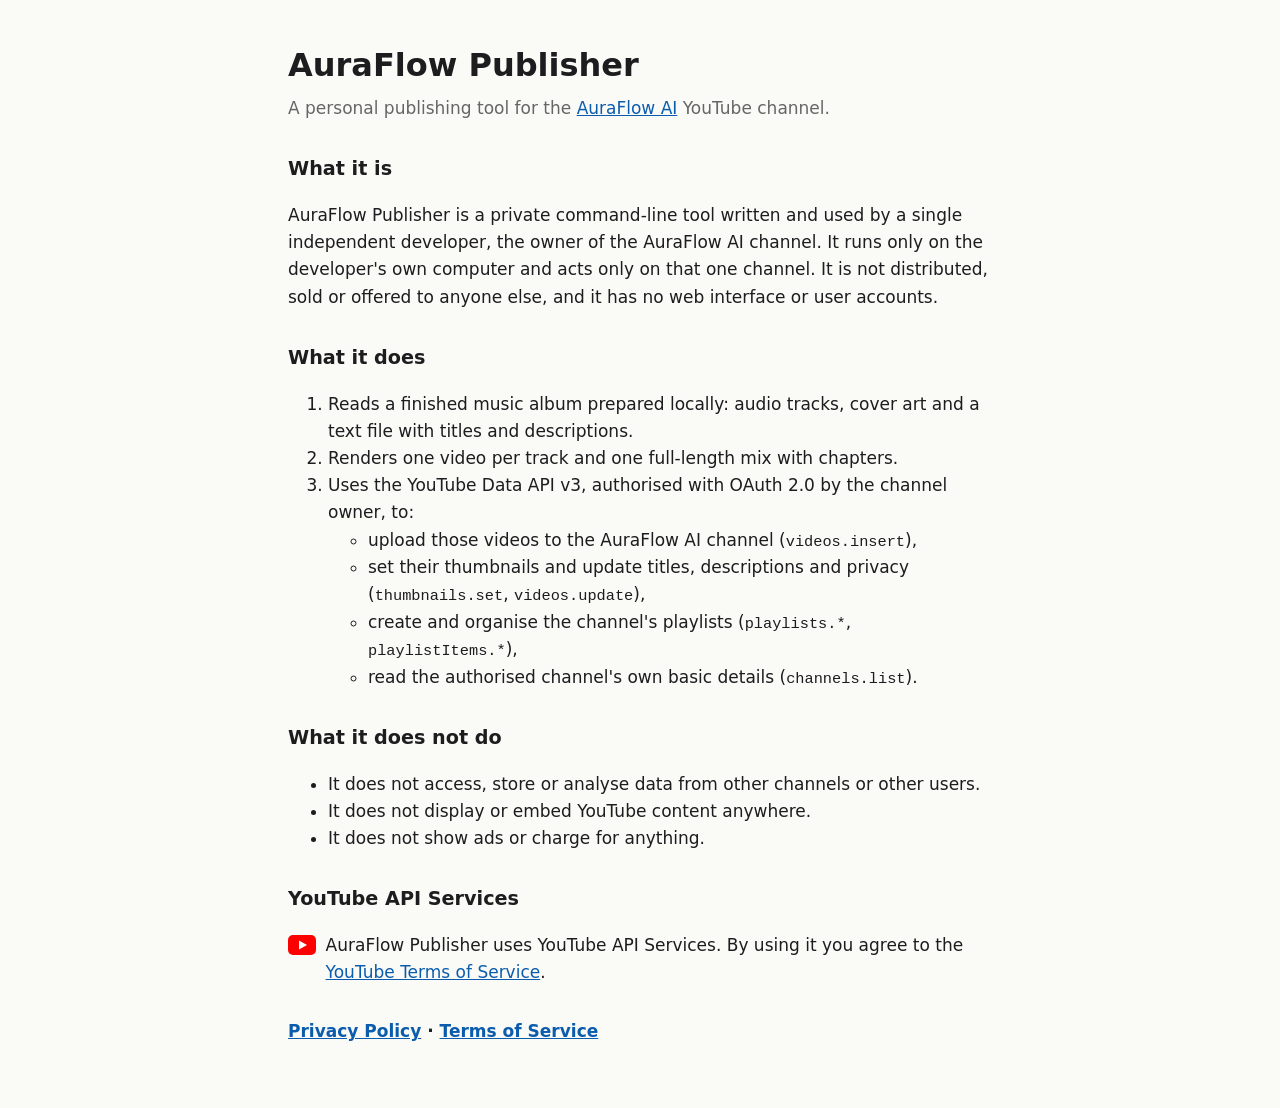
<file: index.html>
<!doctype html>
<html lang="en">
<head>
<meta charset="utf-8">
<meta name="viewport" content="width=device-width, initial-scale=1">
<title>AuraFlow Publisher</title>
<link rel="stylesheet" href="style.css">
</head>
<body>
<main>
<h1>AuraFlow Publisher</h1>
<p class="lead">A personal publishing tool for the <a href="https://www.youtube.com/@auraflowailabs">AuraFlow AI</a> YouTube channel.</p>

<h2>What it is</h2>
<p>AuraFlow Publisher is a private command-line tool written and used by a single independent developer,
the owner of the AuraFlow AI channel. It runs only on the developer's own computer and acts only on that one
channel. It is not distributed, sold or offered to anyone else, and it has no web interface or user accounts.</p>

<h2>What it does</h2>
<ol>
<li>Reads a finished music album prepared locally: audio tracks, cover art and a text file with titles and descriptions.</li>
<li>Renders one video per track and one full-length mix with chapters.</li>
<li>Uses the YouTube Data API v3, authorised with OAuth 2.0 by the channel owner, to:
  <ul>
  <li>upload those videos to the AuraFlow AI channel (<code>videos.insert</code>),</li>
  <li>set their thumbnails and update titles, descriptions and privacy (<code>thumbnails.set</code>, <code>videos.update</code>),</li>
  <li>create and organise the channel's playlists (<code>playlists.*</code>, <code>playlistItems.*</code>),</li>
  <li>read the authorised channel's own basic details (<code>channels.list</code>).</li>
  </ul>
</li>
</ol>

<h2>What it does not do</h2>
<ul>
<li>It does not access, store or analyse data from other channels or other users.</li>
<li>It does not display or embed YouTube content anywhere.</li>
<li>It does not show ads or charge for anything.</li>
</ul>

<h2>YouTube API Services</h2>
<p class="yt"><span class="yt-badge" aria-hidden="true"><svg viewBox="0 0 28 20" width="28" height="20"><rect width="28" height="20" rx="5" fill="#FF0000"/><path d="M11 5.5v9l8-4.5z" fill="#fff"/></svg></span>
<span>AuraFlow Publisher uses YouTube API Services. By using it you agree to the
<a href="https://www.youtube.com/t/terms">YouTube Terms of Service</a>.</span></p>

<nav class="links"><a href="privacy.html">Privacy Policy</a> · <a href="terms.html">Terms of Service</a></nav>
</main>
</body>
</html>
</file>
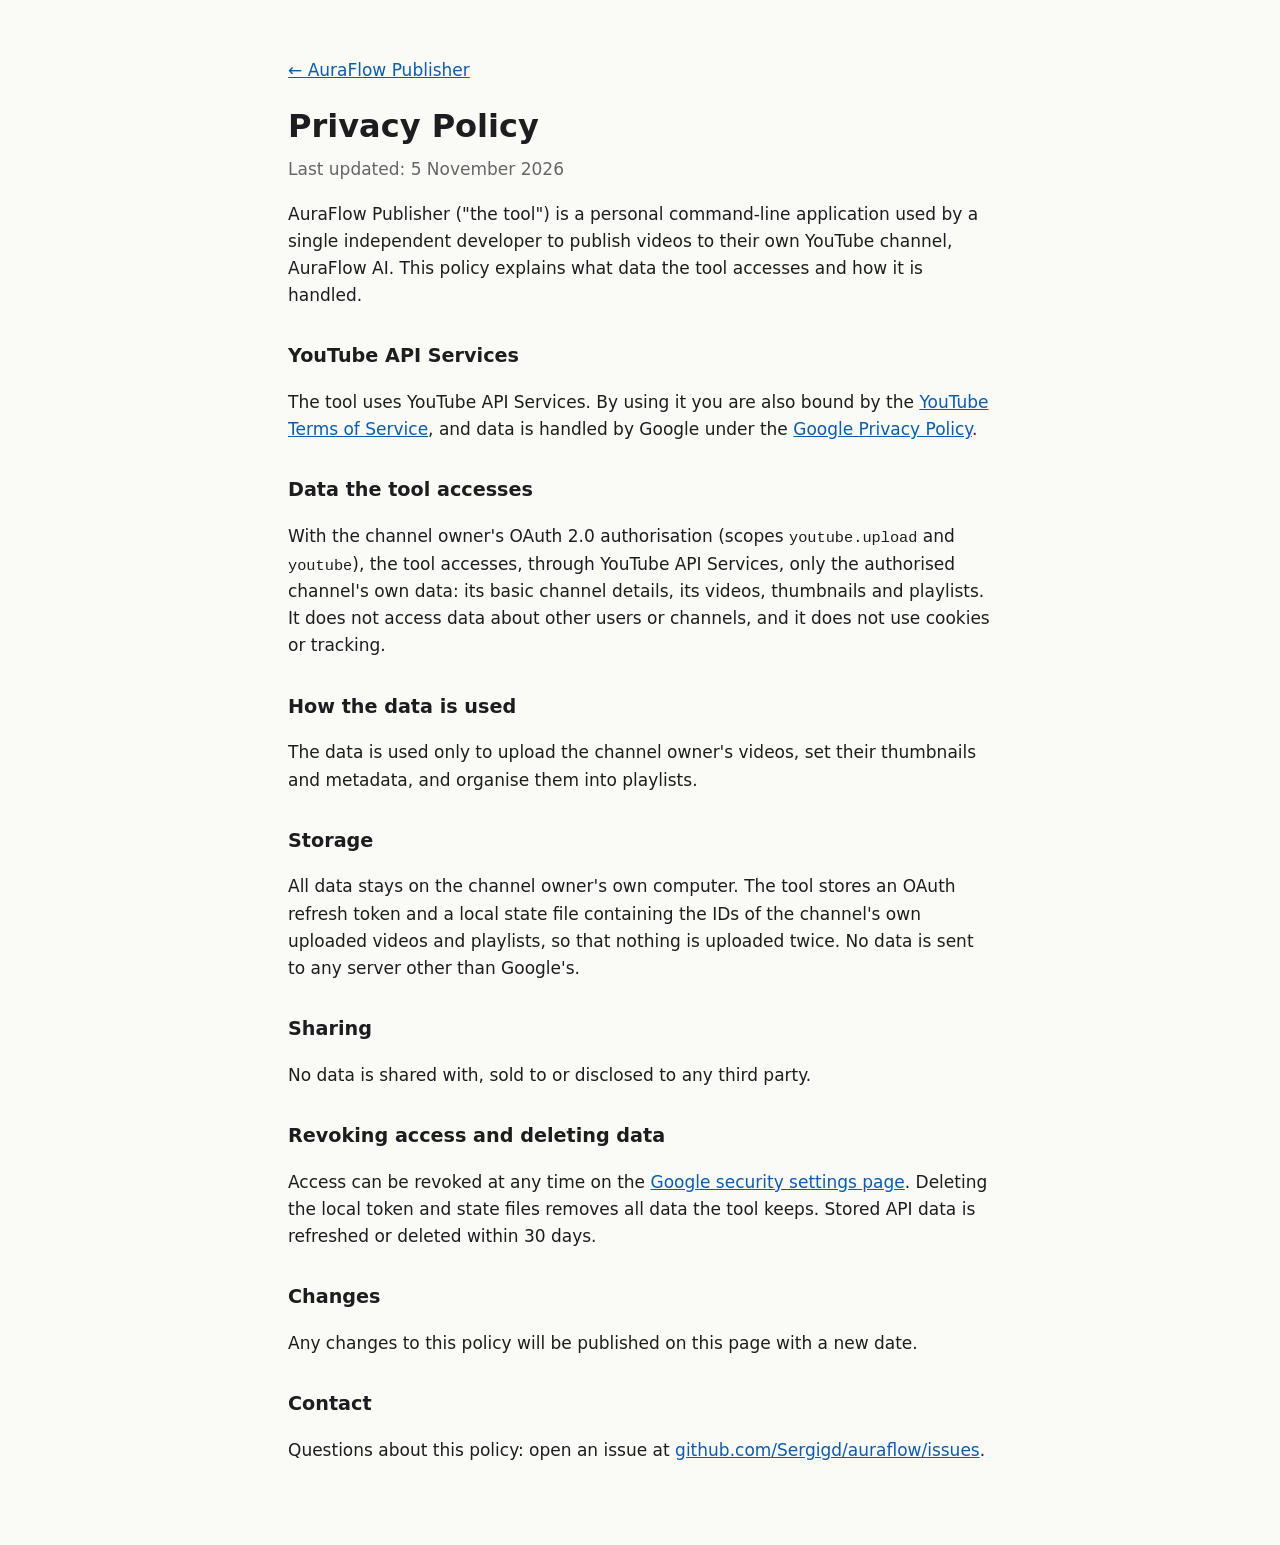
<file: privacy.html>
<!doctype html>
<html lang="en">
<head>
<meta charset="utf-8">
<meta name="viewport" content="width=device-width, initial-scale=1">
<title>AuraFlow Publisher — Privacy Policy</title>
<link rel="stylesheet" href="style.css">
</head>
<body>
<main>
<p><a href="index.html">&larr; AuraFlow Publisher</a></p>
<h1>Privacy Policy</h1>
<p class="lead">Last updated: 5 November 2026</p>

<p>AuraFlow Publisher ("the tool") is a personal command-line application used by a single independent
developer to publish videos to their own YouTube channel, AuraFlow AI. This policy explains what data the
tool accesses and how it is handled.</p>

<h2>YouTube API Services</h2>
<p>The tool uses YouTube API Services. By using it you are also bound by the
<a href="https://www.youtube.com/t/terms">YouTube Terms of Service</a>, and data is handled by Google under the
<a href="https://policies.google.com/privacy">Google Privacy Policy</a>.</p>

<h2>Data the tool accesses</h2>
<p>With the channel owner's OAuth 2.0 authorisation (scopes <code>youtube.upload</code> and <code>youtube</code>),
the tool accesses, through YouTube API Services, only the authorised channel's own data: its basic channel details, its videos, thumbnails
and playlists. It does not access data about other users or channels, and it does not use cookies or tracking.</p>

<h2>How the data is used</h2>
<p>The data is used only to upload the channel owner's videos, set their thumbnails and metadata, and organise
them into playlists.</p>

<h2>Storage</h2>
<p>All data stays on the channel owner's own computer. The tool stores an OAuth refresh token and a local state
file containing the IDs of the channel's own uploaded videos and playlists, so that nothing is uploaded twice.
No data is sent to any server other than Google's.</p>

<h2>Sharing</h2>
<p>No data is shared with, sold to or disclosed to any third party.</p>

<h2>Revoking access and deleting data</h2>
<p>Access can be revoked at any time on the
<a href="https://myaccount.google.com/permissions">Google security settings page</a>. Deleting the local token and
state files removes all data the tool keeps. Stored API data is refreshed or deleted within 30 days.</p>

<h2>Changes</h2>
<p>Any changes to this policy will be published on this page with a new date.</p>

<h2>Contact</h2>
<p>Questions about this policy: open an issue at
<a href="https://github.com/Sergigd/auraflow/issues">github.com/Sergigd/auraflow/issues</a>.</p>
</main>
</body>
</html>
</file>
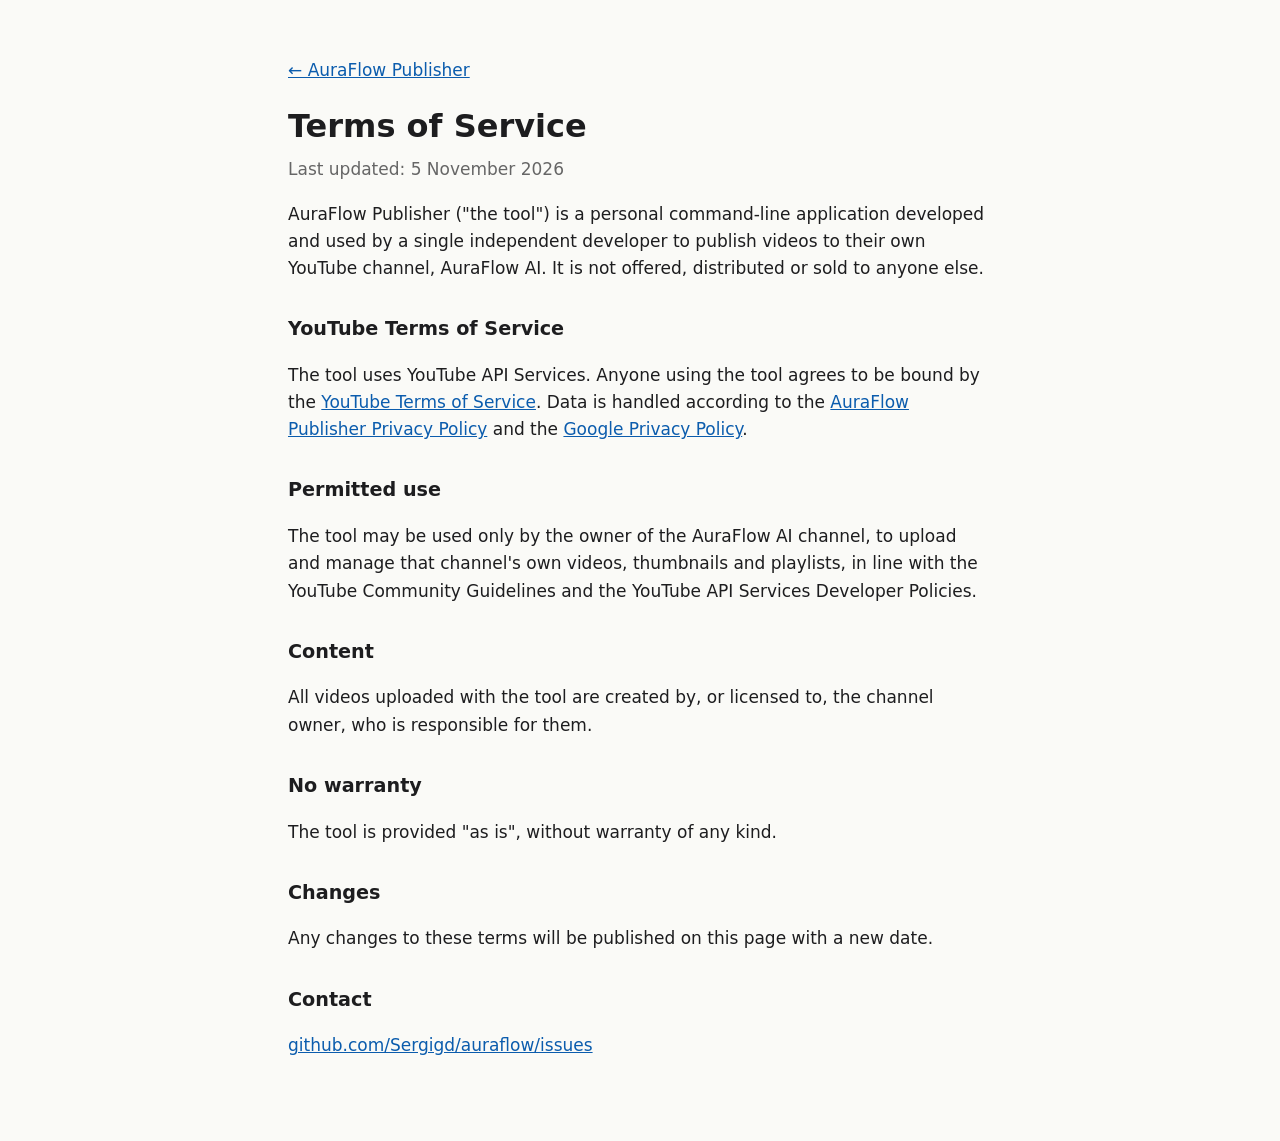
<file: terms.html>
<!doctype html>
<html lang="en">
<head>
<meta charset="utf-8">
<meta name="viewport" content="width=device-width, initial-scale=1">
<title>AuraFlow Publisher — Terms of Service</title>
<link rel="stylesheet" href="style.css">
</head>
<body>
<main>
<p><a href="index.html">&larr; AuraFlow Publisher</a></p>
<h1>Terms of Service</h1>
<p class="lead">Last updated: 5 November 2026</p>

<p>AuraFlow Publisher ("the tool") is a personal command-line application developed and used by a single
independent developer to publish videos to their own YouTube channel, AuraFlow AI. It is not offered,
distributed or sold to anyone else.</p>

<h2>YouTube Terms of Service</h2>
<p>The tool uses YouTube API Services. Anyone using the tool agrees to be bound by the
<a href="https://www.youtube.com/t/terms">YouTube Terms of Service</a>. Data is handled according to the
<a href="privacy.html">AuraFlow Publisher Privacy Policy</a> and the
<a href="https://policies.google.com/privacy">Google Privacy Policy</a>.</p>

<h2>Permitted use</h2>
<p>The tool may be used only by the owner of the AuraFlow AI channel, to upload and manage that channel's own
videos, thumbnails and playlists, in line with the YouTube Community Guidelines and the YouTube API Services
Developer Policies.</p>

<h2>Content</h2>
<p>All videos uploaded with the tool are created by, or licensed to, the channel owner, who is responsible for them.</p>

<h2>No warranty</h2>
<p>The tool is provided "as is", without warranty of any kind.</p>

<h2>Changes</h2>
<p>Any changes to these terms will be published on this page with a new date.</p>

<h2>Contact</h2>
<p><a href="https://github.com/Sergigd/auraflow/issues">github.com/Sergigd/auraflow/issues</a></p>
</main>
</body>
</html>
</file>
<file: style.css>
:root { color-scheme: light dark; --fg: #1d1d1f; --bg: #fafaf7; --muted: #666; --link: #0b5cad; }
@media (prefers-color-scheme: dark) { :root { --fg: #eaeaea; --bg: #141414; --muted: #aaa; --link: #7cb7ff; } }
body { margin: 0; background: var(--bg); color: var(--fg); font: 17px/1.6 system-ui, -apple-system, "Segoe UI", sans-serif; }
main { max-width: 44rem; margin: 0 auto; padding: 2.5rem 1rem 4rem; }
h1 { font-size: 2rem; margin: 0 0 .25rem; }
h2 { font-size: 1.2rem; margin-top: 2rem; }
.lead { color: var(--muted); margin-top: 0; }
a { color: var(--link); }
code { font-size: .9em; }
.yt { display: flex; gap: .6rem; align-items: flex-start; }
.yt-badge { flex: none; margin-top: .2rem; }
.links { margin-top: 2rem; font-weight: 600; }
</file>
